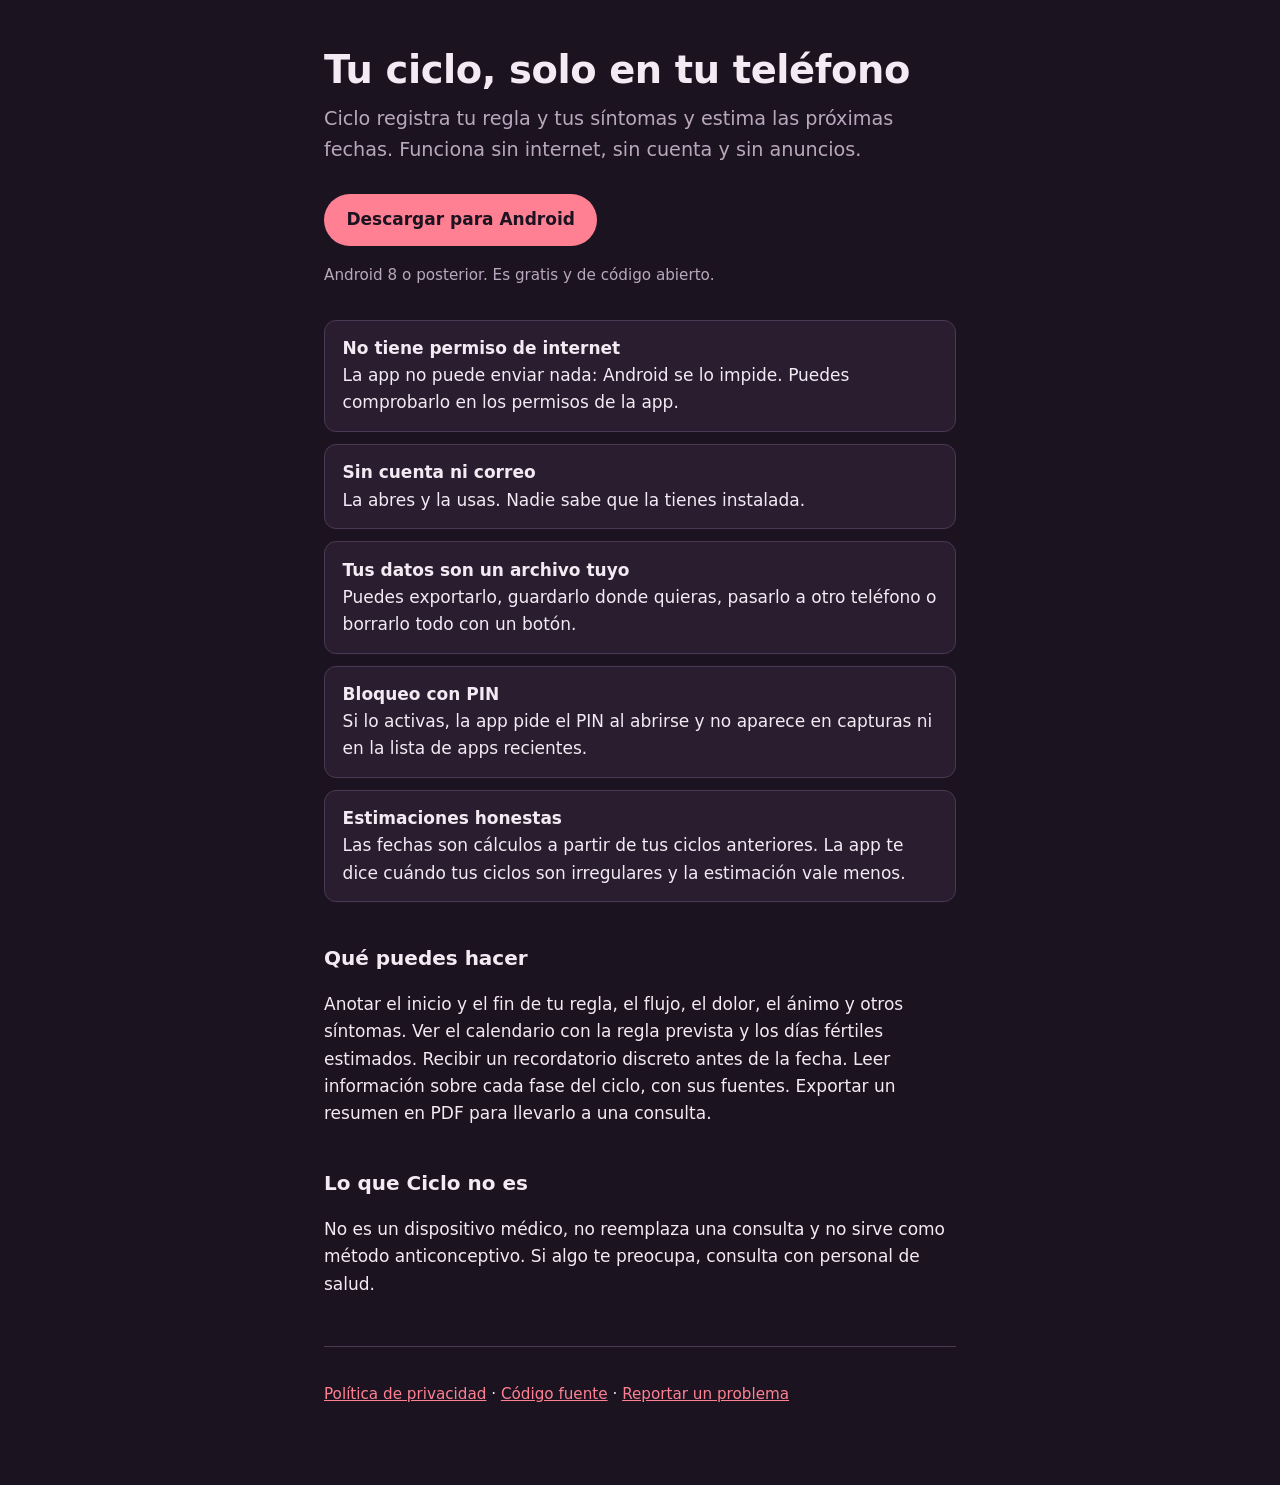
<file: docs/index.html>
<!doctype html>
<html lang="es">
<head>
<meta charset="utf-8">
<meta name="viewport" content="width=device-width, initial-scale=1">
<title>Ciclo: tu ciclo menstrual, solo en tu teléfono</title>
<meta name="description" content="Ciclo registra tu regla y tus síntomas y estima las próximas fechas. Funciona sin internet, sin cuenta y sin anuncios: tus datos no salen de tu teléfono.">
<link rel="stylesheet" href="style.css">
</head>
<body>
<main>
  <h1>Tu ciclo, solo en tu teléfono</h1>
  <p class="lead">Ciclo registra tu regla y tus síntomas y estima las próximas fechas. Funciona sin internet, sin cuenta y sin anuncios.</p>
  <p><a class="btn" href="https://github.com/lotuslatte/ciclo-app/releases/latest">Descargar para Android</a></p>
  <p class="muted">Android 8 o posterior. Es gratis y de código abierto.</p>

  <ul class="facts">
    <li><strong>No tiene permiso de internet</strong>La app no puede enviar nada: Android se lo impide. Puedes comprobarlo en los permisos de la app.</li>
    <li><strong>Sin cuenta ni correo</strong>La abres y la usas. Nadie sabe que la tienes instalada.</li>
    <li><strong>Tus datos son un archivo tuyo</strong>Puedes exportarlo, guardarlo donde quieras, pasarlo a otro teléfono o borrarlo todo con un botón.</li>
    <li><strong>Bloqueo con PIN</strong>Si lo activas, la app pide el PIN al abrirse y no aparece en capturas ni en la lista de apps recientes.</li>
    <li><strong>Estimaciones honestas</strong>Las fechas son cálculos a partir de tus ciclos anteriores. La app te dice cuándo tus ciclos son irregulares y la estimación vale menos.</li>
  </ul>

  <h2>Qué puedes hacer</h2>
  <p>Anotar el inicio y el fin de tu regla, el flujo, el dolor, el ánimo y otros síntomas. Ver el calendario con la regla prevista y los días fértiles estimados. Recibir un recordatorio discreto antes de la fecha. Leer información sobre cada fase del ciclo, con sus fuentes. Exportar un resumen en PDF para llevarlo a una consulta.</p>

  <h2>Lo que Ciclo no es</h2>
  <p>No es un dispositivo médico, no reemplaza una consulta y no sirve como método anticonceptivo. Si algo te preocupa, consulta con personal de salud.</p>

  <footer class="muted">
    <p><a href="privacidad/">Política de privacidad</a> · <a href="https://github.com/lotuslatte/ciclo-app">Código fuente</a> · <a href="https://github.com/lotuslatte/ciclo-app/issues">Reportar un problema</a></p>
  </footer>
</main>
</body>
</html>
</file>
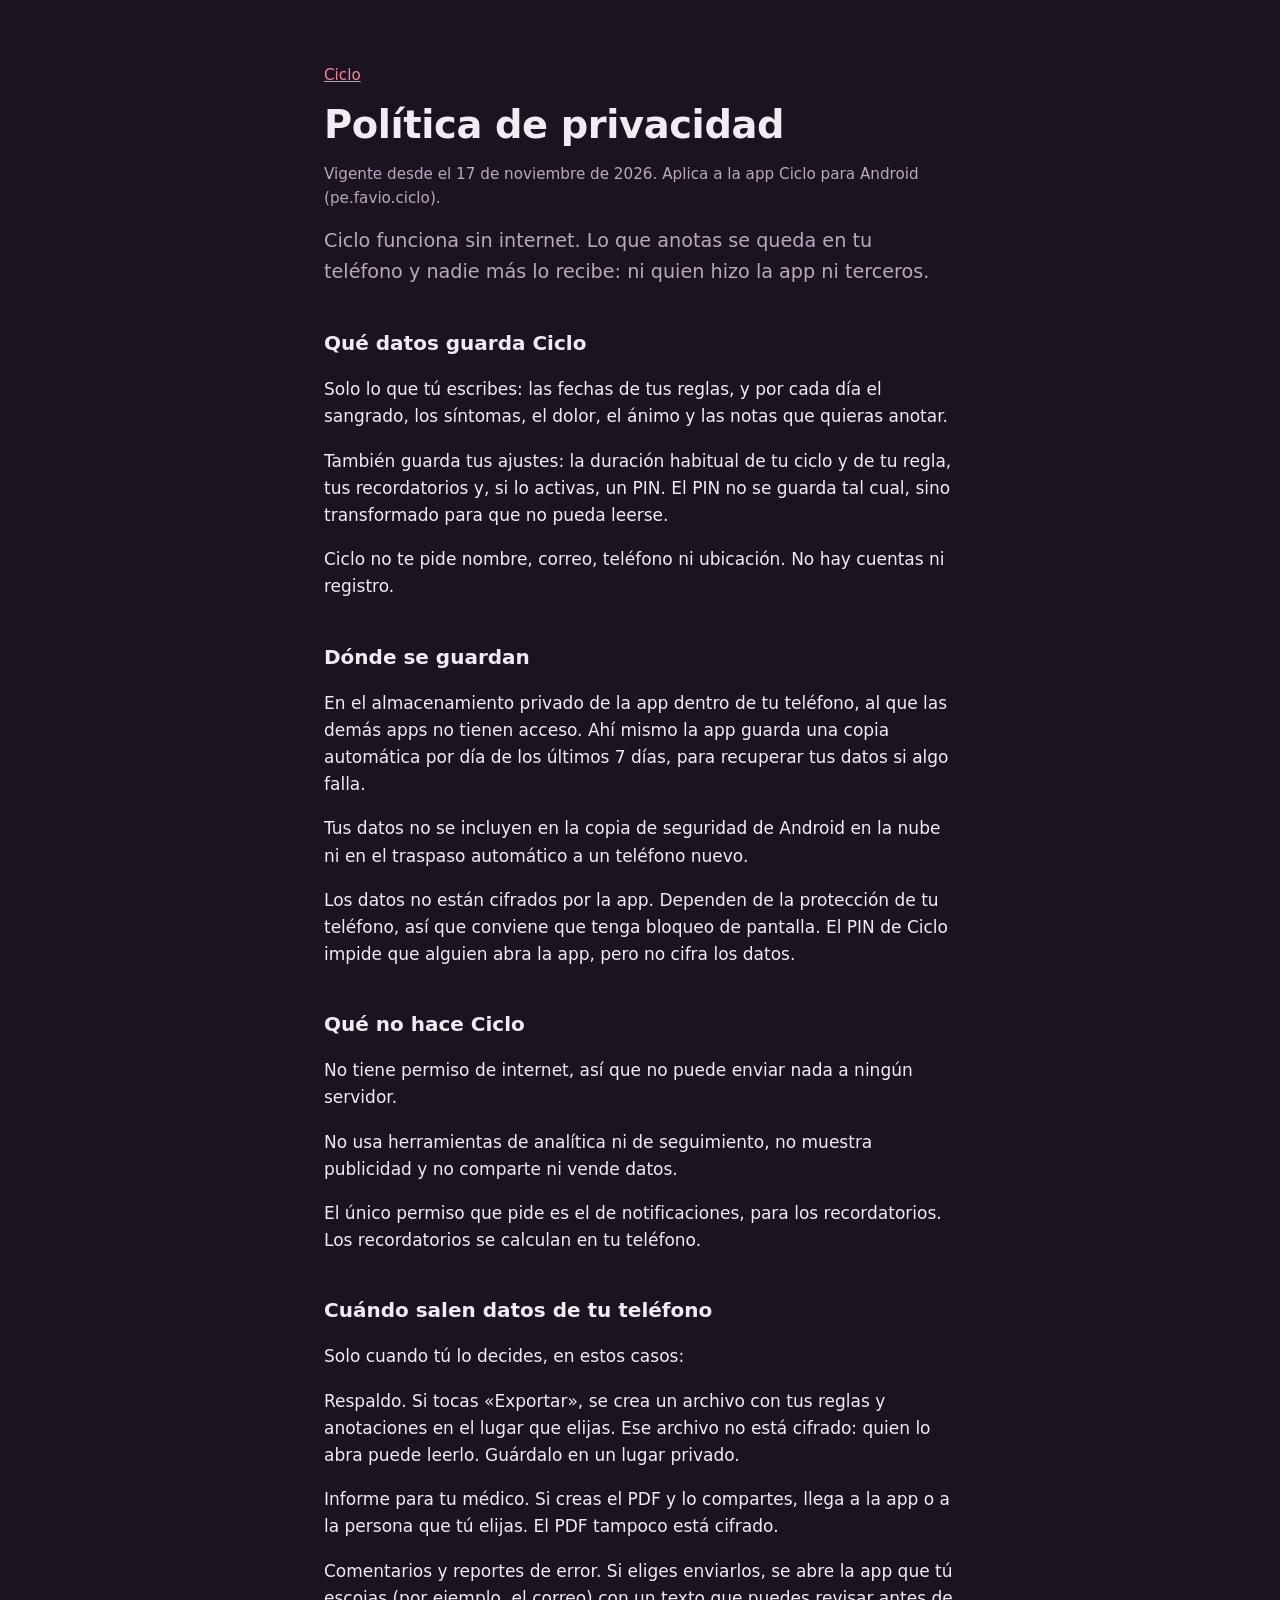
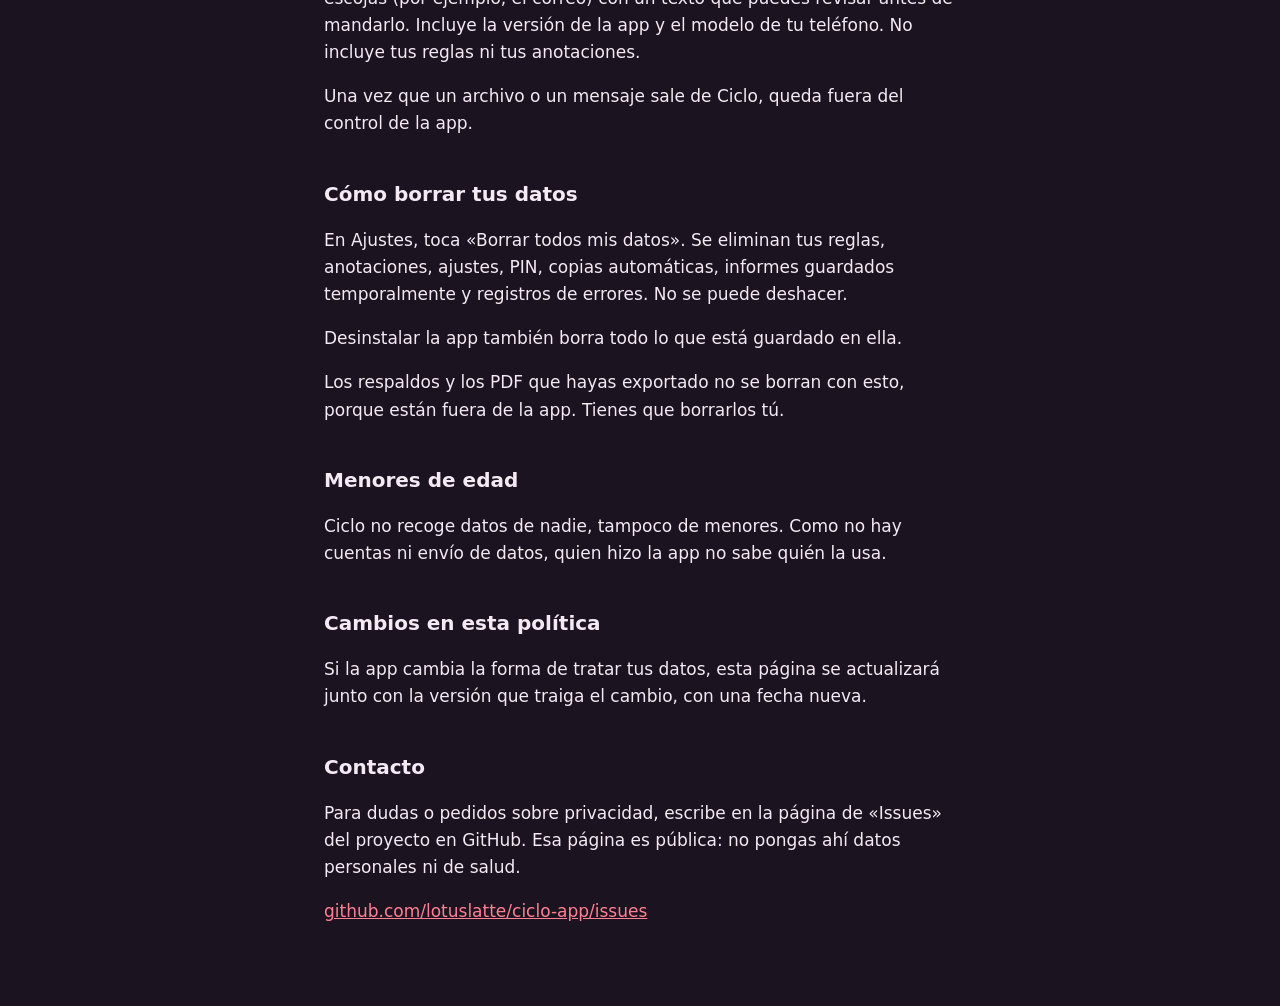
<file: docs/privacidad/index.html>
<!doctype html>
<html lang="es">
<head>
<meta charset="utf-8">
<meta name="viewport" content="width=device-width, initial-scale=1">
<title>Política de privacidad de Ciclo</title>
<meta name="description" content="Ciclo funciona sin internet. Lo que anotas se queda en tu teléfono y nadie más lo recibe: ni quien hizo la app ni terceros.">
<link rel="stylesheet" href="../style.css">
</head>
<body>
<main>
  <p class="muted"><a href="../">Ciclo</a></p>
  <h1>Política de privacidad</h1>
  <p class="muted">Vigente desde el 17 de noviembre de 2026. Aplica a la app Ciclo para Android (pe.favio.ciclo).</p>
  <p class="lead">Ciclo funciona sin internet. Lo que anotas se queda en tu teléfono y nadie más lo recibe: ni quien hizo la app ni terceros.</p>
  <h2>Qué datos guarda Ciclo</h2>
  <p>Solo lo que tú escribes: las fechas de tus reglas, y por cada día el sangrado, los síntomas, el dolor, el ánimo y las notas que quieras anotar.</p>
  <p>También guarda tus ajustes: la duración habitual de tu ciclo y de tu regla, tus recordatorios y, si lo activas, un PIN. El PIN no se guarda tal cual, sino transformado para que no pueda leerse.</p>
  <p>Ciclo no te pide nombre, correo, teléfono ni ubicación. No hay cuentas ni registro.</p>
  <h2>Dónde se guardan</h2>
  <p>En el almacenamiento privado de la app dentro de tu teléfono, al que las demás apps no tienen acceso. Ahí mismo la app guarda una copia automática por día de los últimos 7 días, para recuperar tus datos si algo falla.</p>
  <p>Tus datos no se incluyen en la copia de seguridad de Android en la nube ni en el traspaso automático a un teléfono nuevo.</p>
  <p>Los datos no están cifrados por la app. Dependen de la protección de tu teléfono, así que conviene que tenga bloqueo de pantalla. El PIN de Ciclo impide que alguien abra la app, pero no cifra los datos.</p>
  <h2>Qué no hace Ciclo</h2>
  <p>No tiene permiso de internet, así que no puede enviar nada a ningún servidor.</p>
  <p>No usa herramientas de analítica ni de seguimiento, no muestra publicidad y no comparte ni vende datos.</p>
  <p>El único permiso que pide es el de notificaciones, para los recordatorios. Los recordatorios se calculan en tu teléfono.</p>
  <h2>Cuándo salen datos de tu teléfono</h2>
  <p>Solo cuando tú lo decides, en estos casos:</p>
  <p>Respaldo. Si tocas «Exportar», se crea un archivo con tus reglas y anotaciones en el lugar que elijas. Ese archivo no está cifrado: quien lo abra puede leerlo. Guárdalo en un lugar privado.</p>
  <p>Informe para tu médico. Si creas el PDF y lo compartes, llega a la app o a la persona que tú elijas. El PDF tampoco está cifrado.</p>
  <p>Comentarios y reportes de error. Si eliges enviarlos, se abre la app que tú escojas (por ejemplo, el correo) con un texto que puedes revisar antes de mandarlo. Incluye la versión de la app y el modelo de tu teléfono. No incluye tus reglas ni tus anotaciones.</p>
  <p>Una vez que un archivo o un mensaje sale de Ciclo, queda fuera del control de la app.</p>
  <h2>Cómo borrar tus datos</h2>
  <p>En Ajustes, toca «Borrar todos mis datos». Se eliminan tus reglas, anotaciones, ajustes, PIN, copias automáticas, informes guardados temporalmente y registros de errores. No se puede deshacer.</p>
  <p>Desinstalar la app también borra todo lo que está guardado en ella.</p>
  <p>Los respaldos y los PDF que hayas exportado no se borran con esto, porque están fuera de la app. Tienes que borrarlos tú.</p>
  <h2>Menores de edad</h2>
  <p>Ciclo no recoge datos de nadie, tampoco de menores. Como no hay cuentas ni envío de datos, quien hizo la app no sabe quién la usa.</p>
  <h2>Cambios en esta política</h2>
  <p>Si la app cambia la forma de tratar tus datos, esta página se actualizará junto con la versión que traiga el cambio, con una fecha nueva.</p>
  <h2>Contacto</h2>
  <p>Para dudas o pedidos sobre privacidad, escribe en la página de «Issues» del proyecto en GitHub. Esa página es pública: no pongas ahí datos personales ni de salud.</p>
  <p><a href="https://github.com/lotuslatte/ciclo-app/issues">github.com/lotuslatte/ciclo-app/issues</a></p>
</main>
</body>
</html>
</file>
<file: docs/style.css>
:root { --bg: #1c1320; --surface: #2a1d30; --border: #4a3854; --text: #f3eaf3; --muted: #b9a8bd; --accent: #ff8093; --accent-ink: #1c1320; }
* { box-sizing: border-box; }
body { margin: 0; background: var(--bg); color: var(--text); font: 17px/1.6 system-ui, -apple-system, "Segoe UI", Roboto, sans-serif; }
main { max-width: 42rem; margin: 0 auto; padding: 3rem 1.25rem 4rem; }
h1 { font-size: 2.4rem; line-height: 1.15; margin: 0 0 .75rem; letter-spacing: -.01em; }
h2 { font-size: 1.25rem; margin: 2.5rem 0 .5rem; }
p, li { color: var(--text); }
.lead { font-size: 1.2rem; color: var(--muted); margin: 0 0 1.75rem; }
.muted { color: var(--muted); font-size: .95rem; }
a { color: var(--accent); }
.btn { display: inline-block; background: var(--accent); color: var(--accent-ink); font-weight: 600; text-decoration: none; padding: .8rem 1.4rem; border-radius: 999px; }
.btn:focus-visible, a:focus-visible { outline: 3px solid var(--text); outline-offset: 3px; }
ul.facts { list-style: none; padding: 0; margin: 2rem 0; display: grid; gap: .75rem; }
ul.facts li { background: var(--surface); border: 1px solid var(--border); border-radius: 12px; padding: .9rem 1.1rem; }
ul.facts strong { display: block; }
footer { margin-top: 3rem; padding-top: 1.25rem; border-top: 1px solid var(--border); }
</file>
